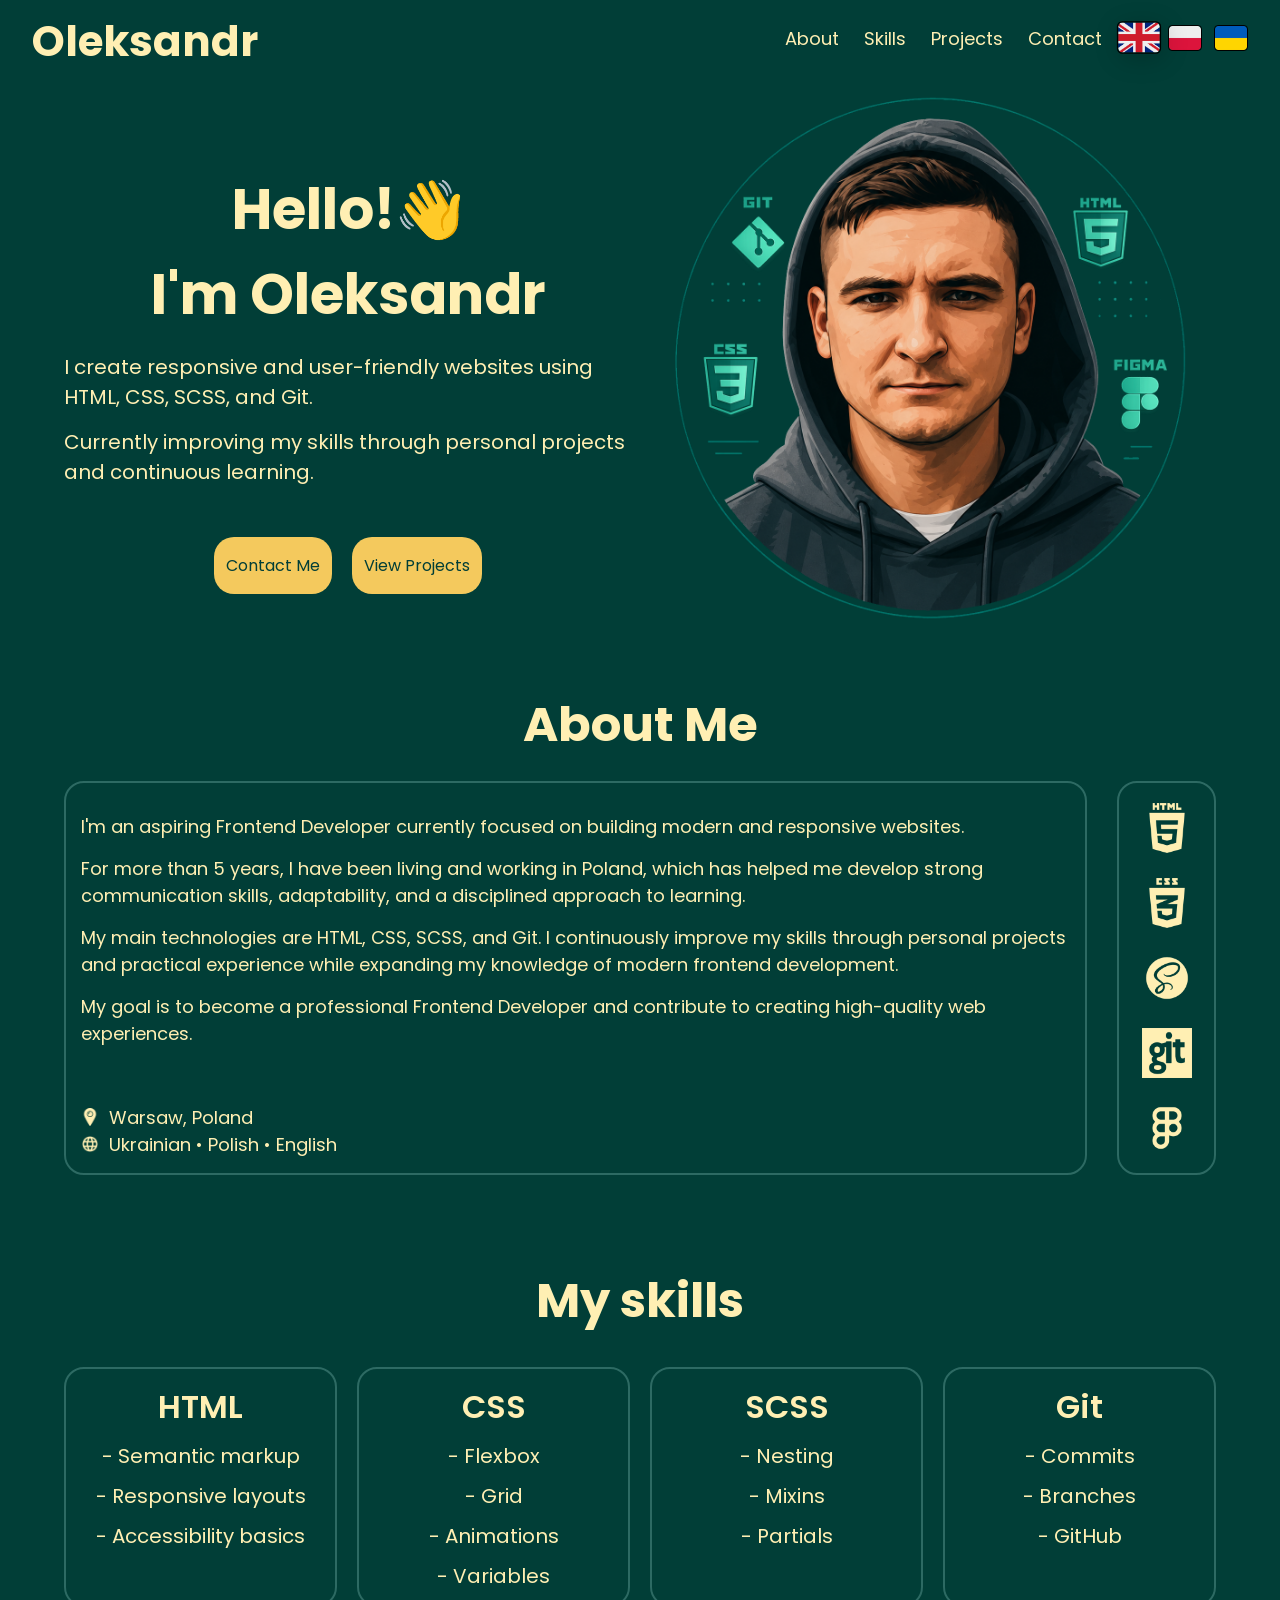
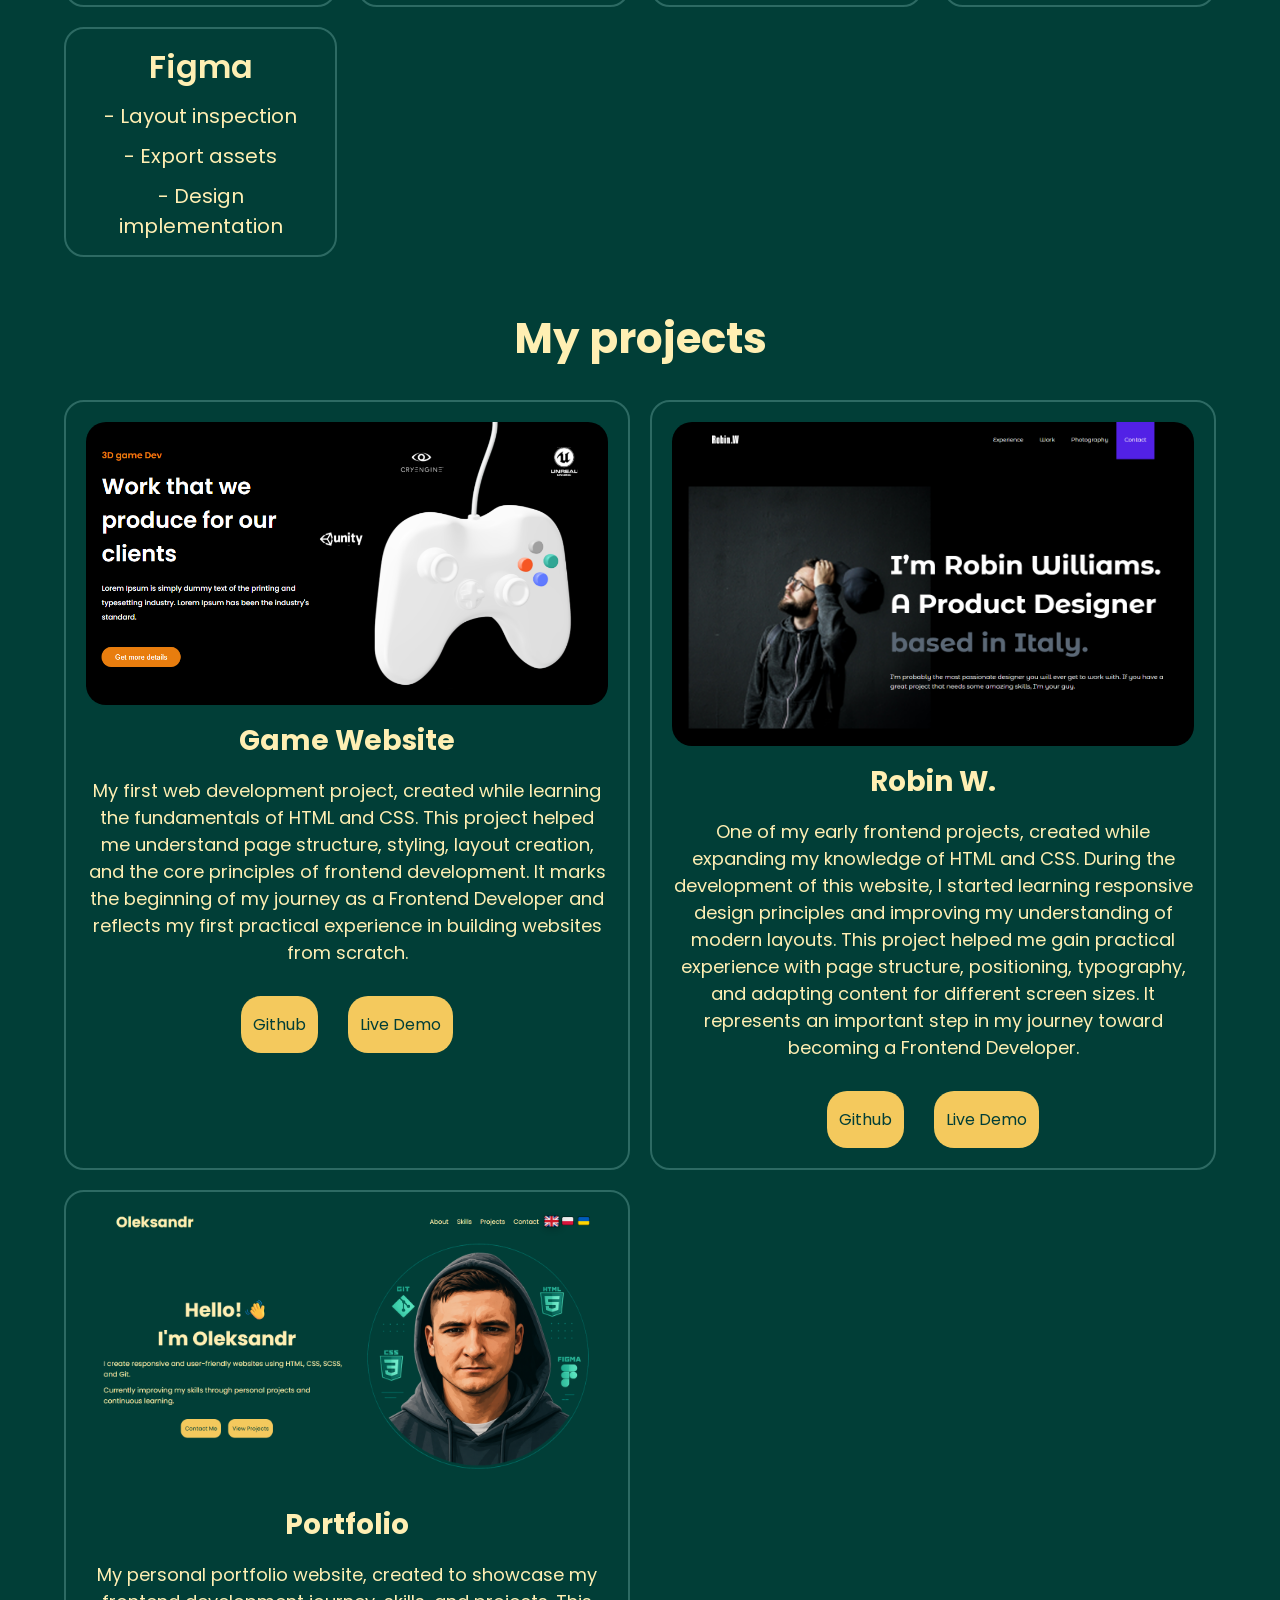
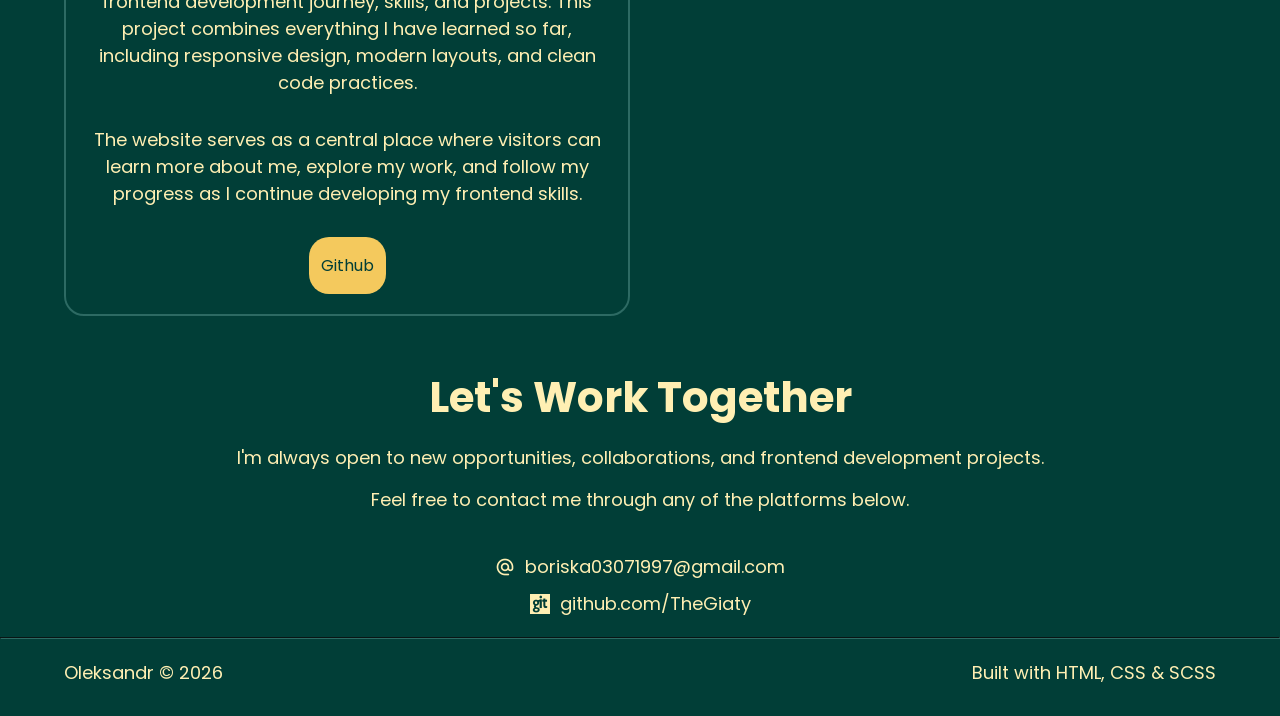
<file: index.html>
<!doctype html>
<html lang="en">
  <head>
    <meta charset="UTF-8" />
    <meta name="viewport" content="width=device-width, initial-scale=1.0" />
    <link rel="stylesheet" href="css/main.css" />
    <link rel="icon" href="img/site-ico.svg" />
    <title>Portfolio</title>
  </head>
  <body>
    <header class="container">
      <div class="header-main">
        <div class="logo">
          <p>Oleksandr</p>
        </div>
        <div class="header-btns">
          <nav>
            <a href="#about">About</a>
            <a href="#skills">Skills</a>
            <a href="#projects">Projects</a>
            <a href="#contact">Contact</a>
          </nav>
          <div class="lang">
            <a class="selected" href="#"
              ><img src="img/eng-lng.png" alt=""
            /></a>
            <a href="index-pl.html"><img src="img/pl-lng.png" alt="" /></a>
            <a href="index-ua.html"><img src="img/ua-lng.png" alt="" /></a>
          </div>
        </div>
      </div>
      <nav class="mobile-nav">
        <a href="#about">About</a>
        <a href="#skills">Skills</a>
        <a href="#projects">Projects</a>
        <a href="#contact">Contact</a>
      </nav>
    </header>

    <div class="hero container">
      <div class="hero-content">
        <h1>Hello!👋</h1>
        <h1>I'm Oleksandr</h1>
        <p>
          I create responsive and user-friendly websites using HTML, CSS, SCSS,
          and Git.
        </p>
        <p>
          Currently improving my skills through personal projects and continuous
          learning.
        </p>
        <div class="hero-btns">
          <div class="hero-btn">
            <a href="mailto:boriska03071997@gmail.com">Contact Me</a>
          </div>
          <div class="hero-btn">
            <a href="#projects">View Projects</a>
          </div>
        </div>
      </div>
      <div class="hero-img">
        <img src="img/avatar.png" alt="" />
      </div>
    </div>

    <div id="about" class="about container">
      <h2>About Me</h2>
      <div class="about-content">
        <div class="about-text">
          <div class="text-top">
            <p>
              I'm an aspiring Frontend Developer currently focused on building
              modern and responsive websites.
            </p>
            <p>
              For more than 5 years, I have been living and working in Poland,
              which has helped me develop strong communication skills,
              adaptability, and a disciplined approach to learning.
            </p>
            <p>
              My main technologies are HTML, CSS, SCSS, and Git. I continuously
              improve my skills through personal projects and practical
              experience while expanding my knowledge of modern frontend
              development.
            </p>
            <p>
              My goal is to become a professional Frontend Developer and
              contribute to creating high-quality web experiences.
            </p>
          </div>

          <div class="text-bottom">
            <div class="bottom-info">
              <img src="img/map-point.png" alt="" />
              <span>Warsaw, Poland</span>
            </div>
            <div class="bottom-info">
              <img src="img/lng.png" alt="" />
              <span>Ukrainian • Polish • English</span>
            </div>
          </div>
        </div>
        <div class="about-list">
          <img src="img/html.png" alt="HTML" />
          <img src="img/css.png" alt="CSS" />
          <img src="img/scss.png" alt="SCSS" />
          <img src="img/git.png" alt="Git" />
          <img src="img/figma.png" alt="Figma" />
        </div>
      </div>
    </div>

    <div id="skills" class="skills-section container">
      <h2>My skills</h2>
      <div class="skills-content">
        <div class="skill-card">
          <h3>HTML</h3>
          <p>- Semantic markup</p>
          <p>- Responsive layouts</p>
          <p>- Accessibility basics</p>
        </div>
        <div class="skill-card">
          <h3>CSS</h3>
          <p>- Flexbox</p>
          <p>- Grid</p>
          <p>- Animations</p>
          <p>- Variables</p>
        </div>
        <div class="skill-card">
          <h3>SCSS</h3>
          <p>- Nesting</p>
          <p>- Mixins</p>
          <p>- Partials</p>
        </div>
        <div class="skill-card">
          <h3>Git</h3>
          <p>- Commits</p>
          <p>- Branches</p>
          <p>- GitHub</p>
        </div>
        <div class="skill-card">
          <h3>Figma</h3>
          <p>- Layout inspection</p>
          <p>- Export assets</p>
          <p>- Design implementation</p>
        </div>
      </div>
    </div>

    <div id="projects" class="projects-section container">
      <h2>My projects</h2>
      <div class="projects-content">
        <div class="project-card">
          <img src="img/projects/game-website-preview.png" alt="" />
          <h3>Game Website</h3>
          <p>
            My first web development project, created while learning the
            fundamentals of HTML and CSS. This project helped me understand page
            structure, styling, layout creation, and the core principles of
            frontend development. It marks the beginning of my journey as a
            Frontend Developer and reflects my first practical experience in
            building websites from scratch.
          </p>
          <div class="links">
            <a href="https://github.com/TheGiaty/game-website" target="_blank"
              >Github</a
            >
            <a href="https://thegiaty.github.io/game-website" target="_blank"
              >Live Demo</a
            >
          </div>
        </div>
        <div class="project-card">
          <img src="img/projects/Robin-W.-preview.png" alt="" />
          <h3>Robin W.</h3>
          <p>
            One of my early frontend projects, created while expanding my
            knowledge of HTML and CSS. During the development of this website, I
            started learning responsive design principles and improving my
            understanding of modern layouts. This project helped me gain
            practical experience with page structure, positioning, typography,
            and adapting content for different screen sizes. It represents an
            important step in my journey toward becoming a Frontend Developer.
          </p>
          <div class="links">
            <a href="https://github.com/TheGiaty/robinW." target="_blank"
              >Github</a
            >
            <a href="https://thegiaty.github.io/robinW." target="_blank"
              >Live Demo</a
            >
          </div>
        </div>
        <div class="project-card">
          <img src="img/projects/portfolio-preview.png" alt="" />
          <h3>Portfolio</h3>
          <p>
            My personal portfolio website, created to showcase my frontend
            development journey, skills, and projects. This project combines
            everything I have learned so far, including responsive design,
            modern layouts, and clean code practices.
          </p>
          <p>
            The website serves as a central place where visitors can learn more
            about me, explore my work, and follow my progress as I continue
            developing my frontend skills.
          </p>
          <div class="links">
            <a href="https://github.com/TheGiaty/portfolio" target="_blank"
              >Github</a
            >
          </div>
        </div>
      </div>
    </div>

    <div id="contact" class="contact-section container">
      <h2>Let's Work Together</h2>
      <div class="contact-content">
        <p>
          I'm always open to new opportunities, collaborations, and frontend
          development projects.
        </p>
        <p>Feel free to contact me through any of the platforms below.</p>
      </div>
      <div class="my-contacts">
        <div class="contact-link">
          <a href="mailto:boriska03071997@gmail.com"
            ><img src="img/email-ico.png" alt="" /> boriska03071997@gmail.com</a
          >
        </div>
        <div class="contact-link">
          <a href="https://github.com/TheGiaty" target="_blank"
            ><img src="img/git.png" alt="" /> github.com/TheGiaty</a
          >
        </div>
      </div>
    </div>

    <footer>
      <hr />
      <div class="footer-container container">
        <p>Oleksandr &copy 2026</p>
        <p>Built with HTML, CSS & SCSS</p>
      </div>
    </footer>
  </body>
</html>
</file>
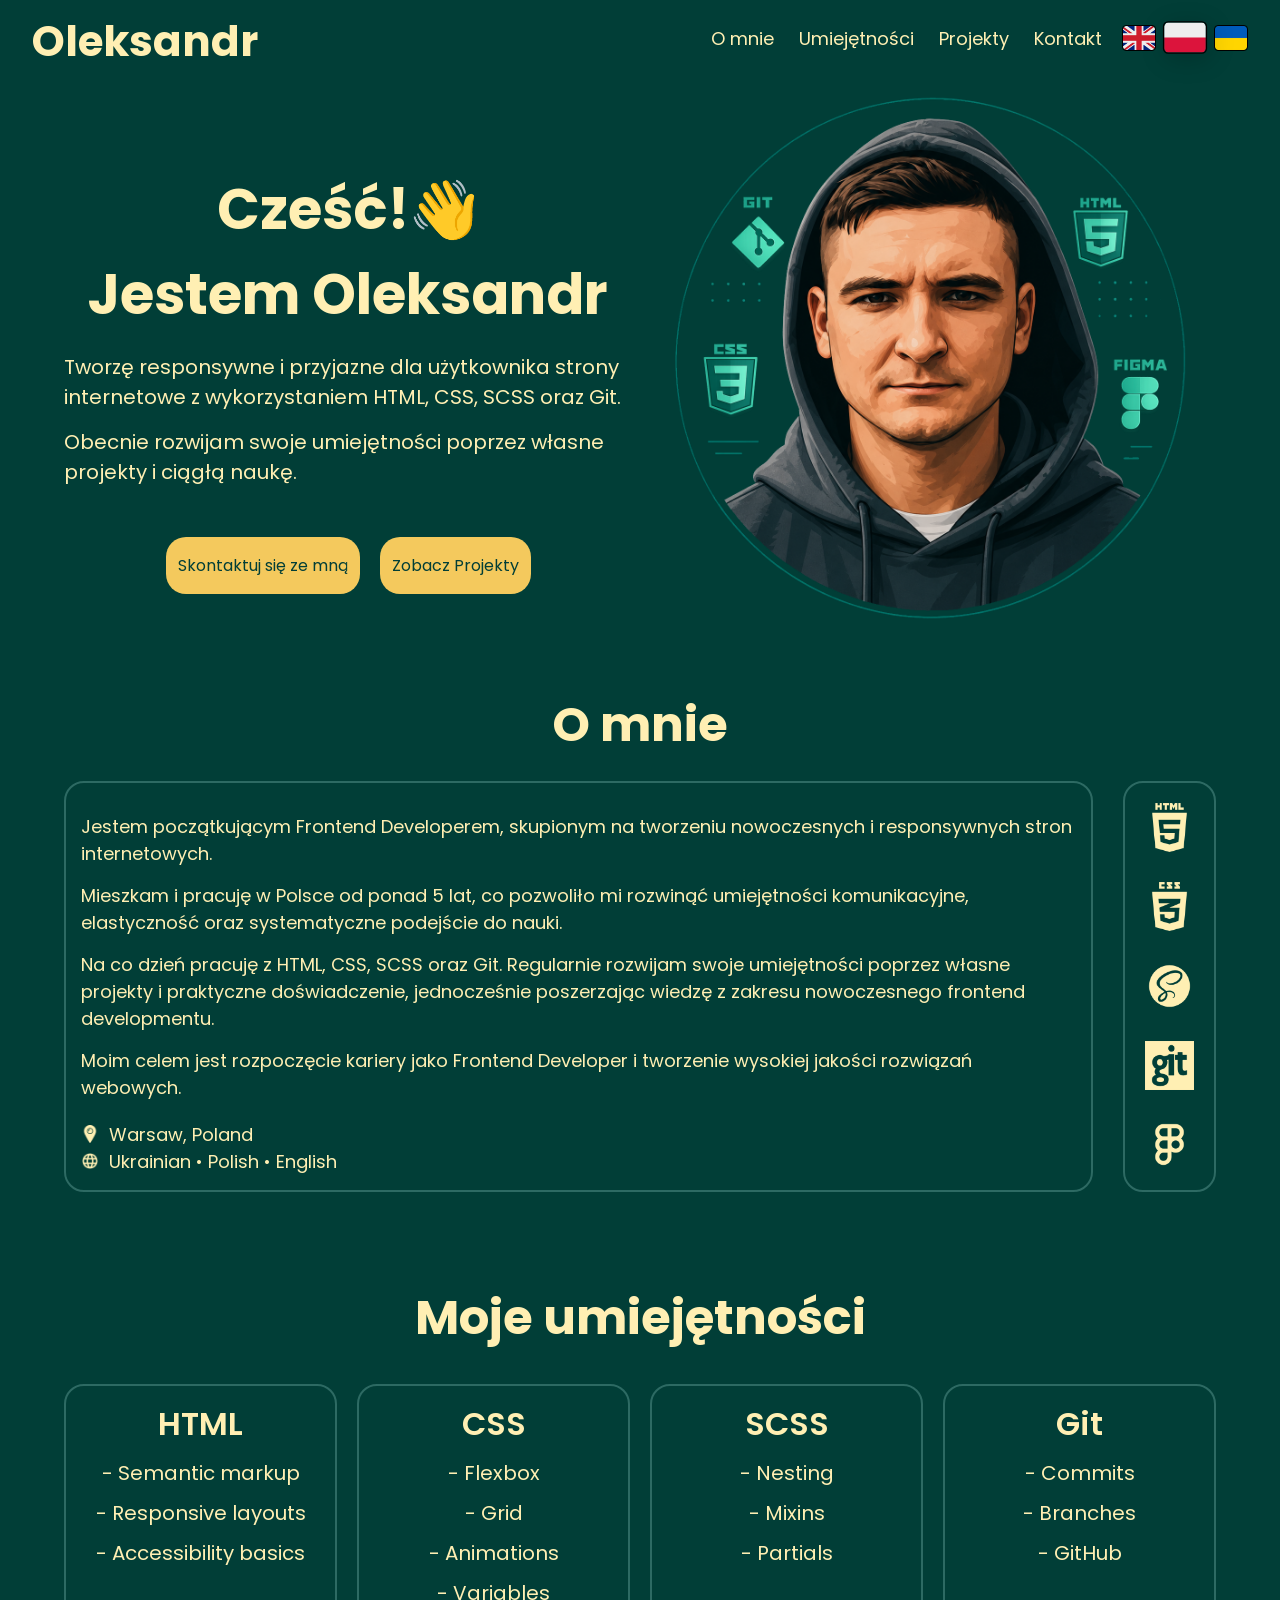
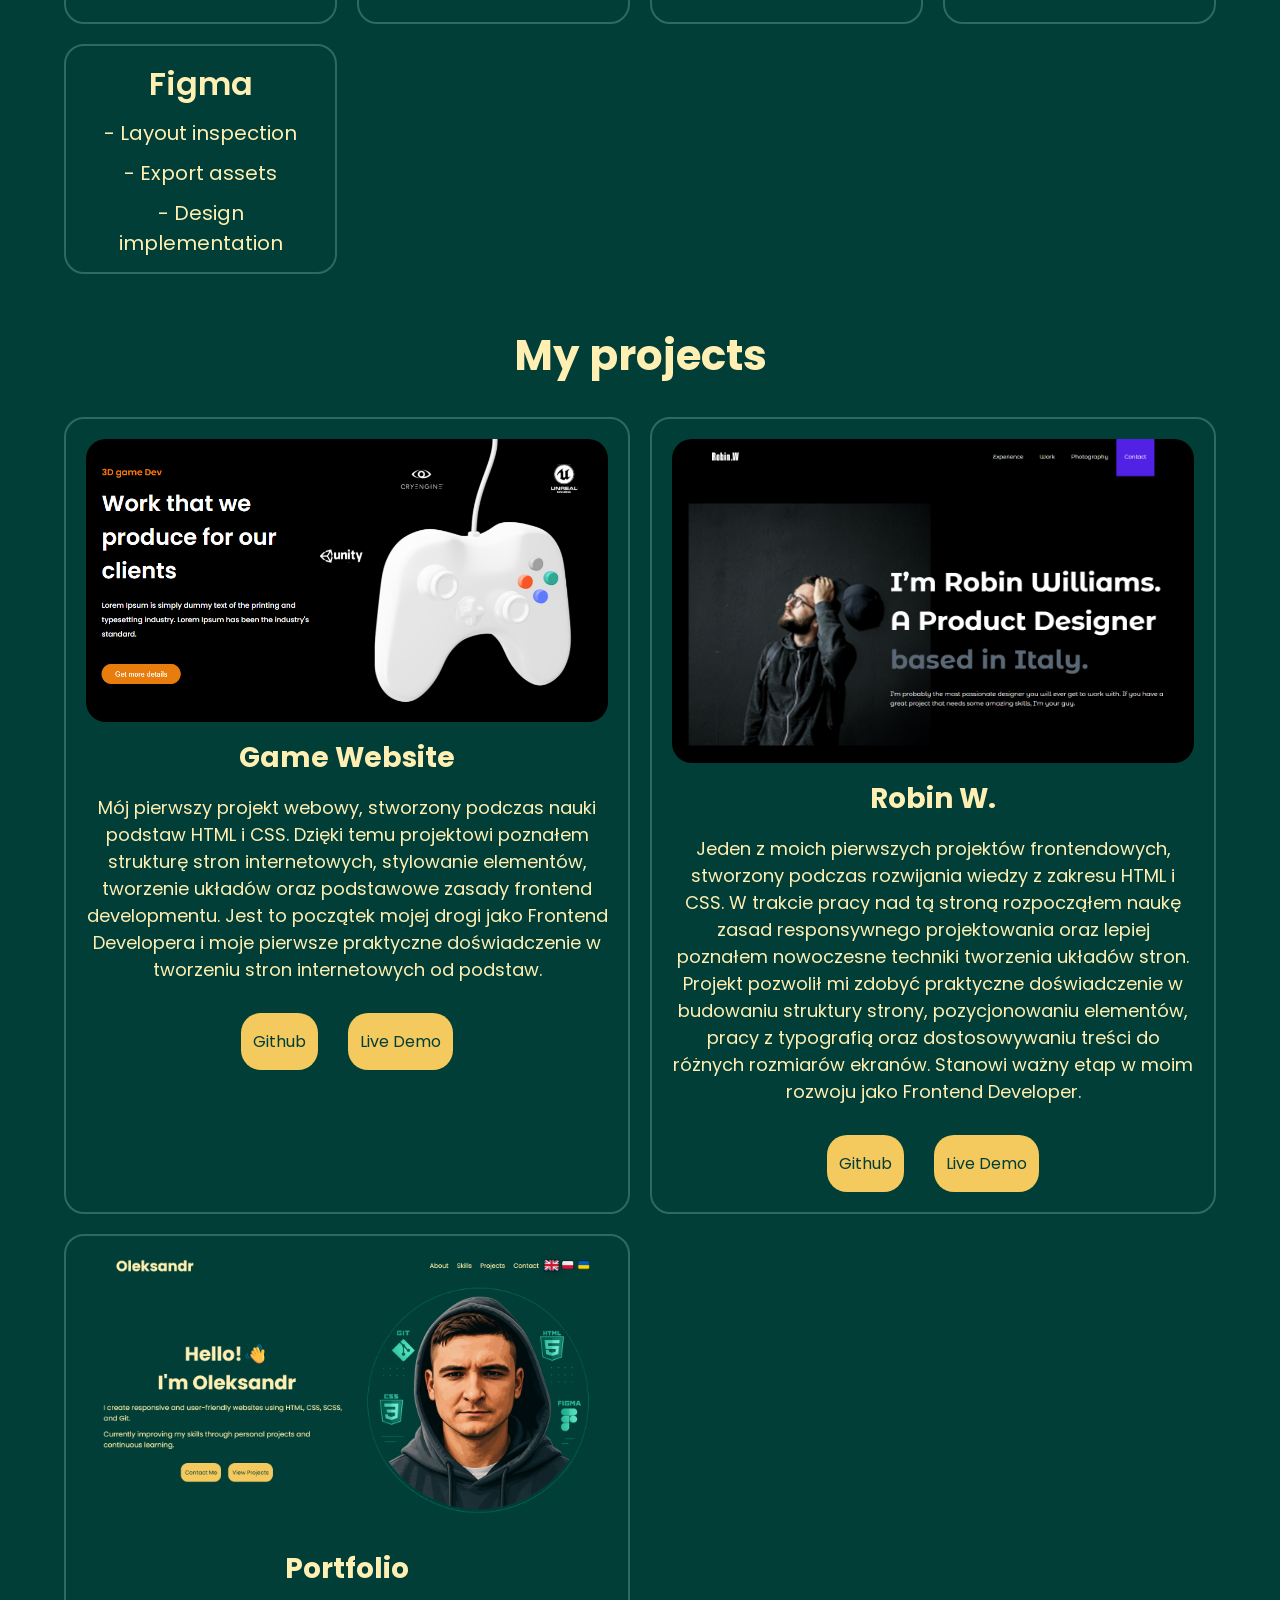
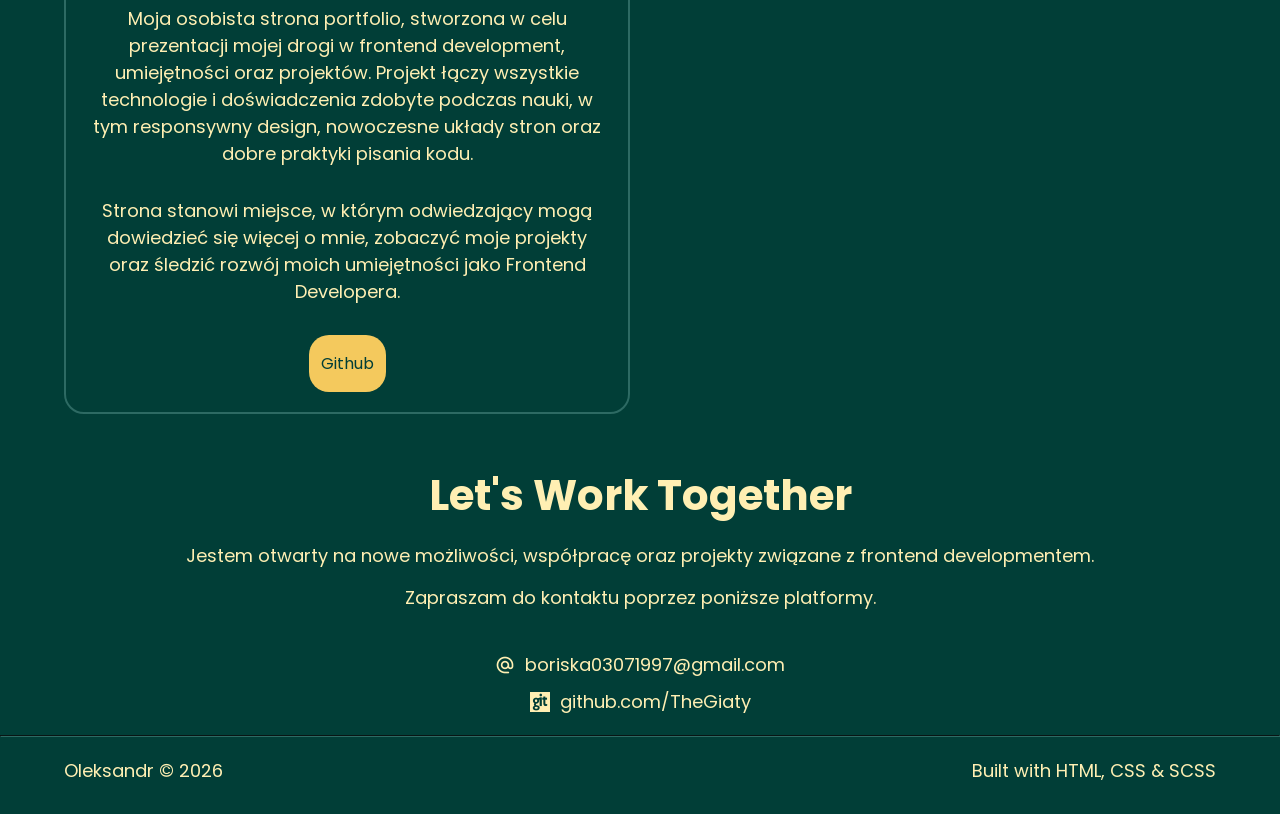
<file: index-pl.html>
<!doctype html>
<html lang="pl">
  <head>
    <meta charset="UTF-8" />
    <meta name="viewport" content="width=device-width, initial-scale=1.0" />
    <link rel="stylesheet" href="css/main.css" />
    <link rel="icon" href="img/site-ico.svg" />
    <title>Portfolio</title>
  </head>
  <body>
    <header class="container">
      <div class="header-main">
        <div class="logo">
          <p>Oleksandr</p>
        </div>
        <div class="header-btns">
          <nav>
            <a href="#about">O mnie</a>
            <a href="#skills">Umiejętności</a>
            <a href="#">Projekty</a>
            <a href="#">Kontakt</a>
          </nav>
          <div class="lang">
            <a href="index.html"><img src="img/eng-lng.png" alt="" /></a>
            <a class="selected" href="#"><img src="img/pl-lng.png" alt="" /></a>
            <a href="index-ua.html"><img src="img/ua-lng.png" alt="" /></a>
          </div>
        </div>
      </div>
      <nav class="mobile-nav">
        <a href="#about">O mnie</a>
        <a href="#skills">Umiejętności</a>
        <a href="#projects">Projekty</a>
        <a href="#contact">Kontakt</a>
      </nav>
    </header>

    <div class="hero container">
      <div class="hero-content">
        <h1>Cześć!👋</h1>
        <h1>Jestem Oleksandr</h1>
        <p>
          Tworzę responsywne i przyjazne dla użytkownika strony internetowe z
          wykorzystaniem HTML, CSS, SCSS oraz Git.
        </p>
        <p>
          Obecnie rozwijam swoje umiejętności poprzez własne projekty i ciągłą
          naukę.
        </p>
        <div class="hero-btns">
          <div class="hero-btn">
            <a href="mailto:boriska03071997@gmail.com">Skontaktuj się ze mną</a>
          </div>
          <div class="hero-btn">
            <a href="#projects">Zobacz Projekty</a>
          </div>
        </div>
      </div>
      <div class="hero-img">
        <img src="img/avatar.png" alt="" />
      </div>
    </div>

    <div id="about" class="about container">
      <h2>O mnie</h2>
      <div class="about-content">
        <div class="about-text">
          <div class="text-top">
            <p>
              Jestem początkującym Frontend Developerem, skupionym na tworzeniu
              nowoczesnych i responsywnych stron internetowych.
            </p>
            <p>
              Mieszkam i pracuję w Polsce od ponad 5 lat, co pozwoliło mi
              rozwinąć umiejętności komunikacyjne, elastyczność oraz
              systematyczne podejście do nauki.
            </p>
            <p>
              Na co dzień pracuję z HTML, CSS, SCSS oraz Git. Regularnie
              rozwijam swoje umiejętności poprzez własne projekty i praktyczne
              doświadczenie, jednocześnie poszerzając wiedzę z zakresu
              nowoczesnego frontend developmentu.
            </p>
            <p>
              Moim celem jest rozpoczęcie kariery jako Frontend Developer i
              tworzenie wysokiej jakości rozwiązań webowych.
            </p>
          </div>

          <div class="text-bottom">
            <div class="bottom-info">
              <img src="img/map-point.png" alt="" />
              <span>Warsaw, Poland</span>
            </div>
            <div class="bottom-info">
              <img src="img/lng.png" alt="" />
              <span>Ukrainian • Polish • English</span>
            </div>
          </div>
        </div>
        <div class="about-list">
          <img src="img/html.png" alt="HTML" />
          <img src="img/css.png" alt="CSS" />
          <img src="img/scss.png" alt="SCSS" />
          <img src="img/git.png" alt="Git" />
          <img src="img/figma.png" alt="Figma" />
        </div>
      </div>
    </div>

    <div id="skills" class="skills-section container">
      <h2>Moje umiejętności</h2>
      <div class="skills-content">
        <div class="skill-card">
          <h3>HTML</h3>
          <p>- Semantic markup</p>
          <p>- Responsive layouts</p>
          <p>- Accessibility basics</p>
        </div>
        <div class="skill-card">
          <h3>CSS</h3>
          <p>- Flexbox</p>
          <p>- Grid</p>
          <p>- Animations</p>
          <p>- Variables</p>
        </div>
        <div class="skill-card">
          <h3>SCSS</h3>
          <p>- Nesting</p>
          <p>- Mixins</p>
          <p>- Partials</p>
        </div>
        <div class="skill-card">
          <h3>Git</h3>
          <p>- Commits</p>
          <p>- Branches</p>
          <p>- GitHub</p>
        </div>
        <div class="skill-card">
          <h3>Figma</h3>
          <p>- Layout inspection</p>
          <p>- Export assets</p>
          <p>- Design implementation</p>
        </div>
      </div>
    </div>

    <div id="projects" class="projects-section container">
      <h2>My projects</h2>
      <div class="projects-content">
        <div class="project-card">
          <img src="img/projects/game-website-preview.png" alt="" />
          <h3>Game Website</h3>
          <p>
            Mój pierwszy projekt webowy, stworzony podczas nauki podstaw HTML i
            CSS. Dzięki temu projektowi poznałem strukturę stron internetowych,
            stylowanie elementów, tworzenie układów oraz podstawowe zasady
            frontend developmentu. Jest to początek mojej drogi jako Frontend
            Developera i moje pierwsze praktyczne doświadczenie w tworzeniu
            stron internetowych od podstaw.
          </p>
          <div class="links">
            <a href="https://github.com/TheGiaty/game-website" target="_blank"
              >Github</a
            >
            <a href="https://thegiaty.github.io/game-website" target="_blank"
              >Live Demo</a
            >
          </div>
        </div>
        <div class="project-card">
          <img src="img/projects/Robin-W.-preview.png" alt="" />
          <h3>Robin W.</h3>
          <p>
            Jeden z moich pierwszych projektów frontendowych, stworzony podczas
            rozwijania wiedzy z zakresu HTML i CSS. W trakcie pracy nad tą
            stroną rozpocząłem naukę zasad responsywnego projektowania oraz
            lepiej poznałem nowoczesne techniki tworzenia układów stron. Projekt
            pozwolił mi zdobyć praktyczne doświadczenie w budowaniu struktury
            strony, pozycjonowaniu elementów, pracy z typografią oraz
            dostosowywaniu treści do różnych rozmiarów ekranów. Stanowi ważny
            etap w moim rozwoju jako Frontend Developer.
          </p>
          <div class="links">
            <a href="https://github.com/TheGiaty/robinW." target="_blank"
              >Github</a
            >
            <a href="https://thegiaty.github.io/robinW." target="_blank"
              >Live Demo</a
            >
          </div>
        </div>
        <div class="project-card">
          <img src="img/projects/portfolio-preview.png" alt="" />
          <h3>Portfolio</h3>
          <p>
            Moja osobista strona portfolio, stworzona w celu prezentacji mojej
            drogi w frontend development, umiejętności oraz projektów. Projekt
            łączy wszystkie technologie i doświadczenia zdobyte podczas nauki, w
            tym responsywny design, nowoczesne układy stron oraz dobre praktyki
            pisania kodu.
          </p>
          <p>
            Strona stanowi miejsce, w którym odwiedzający mogą dowiedzieć się
            więcej o mnie, zobaczyć moje projekty oraz śledzić rozwój moich
            umiejętności jako Frontend Developera.
          </p>
          <div class="links">
            <a href="https://github.com/TheGiaty/portfolio" target="_blank"
              >Github</a
            >
          </div>
        </div>
      </div>
    </div>

    <div id="contact" class="contact-section container">
      <h2>Let's Work Together</h2>
      <div class="contact-content">
        <p>
          Jestem otwarty na nowe możliwości, współpracę oraz projekty związane z
          frontend developmentem.
        </p>
        <p>Zapraszam do kontaktu poprzez poniższe platformy.</p>
      </div>
      <div class="my-contacts">
        <div class="contact-link">
          <a href="mailto:boriska03071997@gmail.com"
            ><img src="img/email-ico.png" alt="" /> boriska03071997@gmail.com</a
          >
        </div>
        <div class="contact-link">
          <a href="https://github.com/TheGiaty" target="_blank"
            ><img src="img/git.png" alt="" /> github.com/TheGiaty</a
          >
        </div>
      </div>
    </div>

    <footer>
      <hr />
      <div class="footer-container container">
        <p>Oleksandr &copy 2026</p>
        <p>Built with HTML, CSS & SCSS</p>
      </div>
    </footer>
  </body>
</html>
</file>
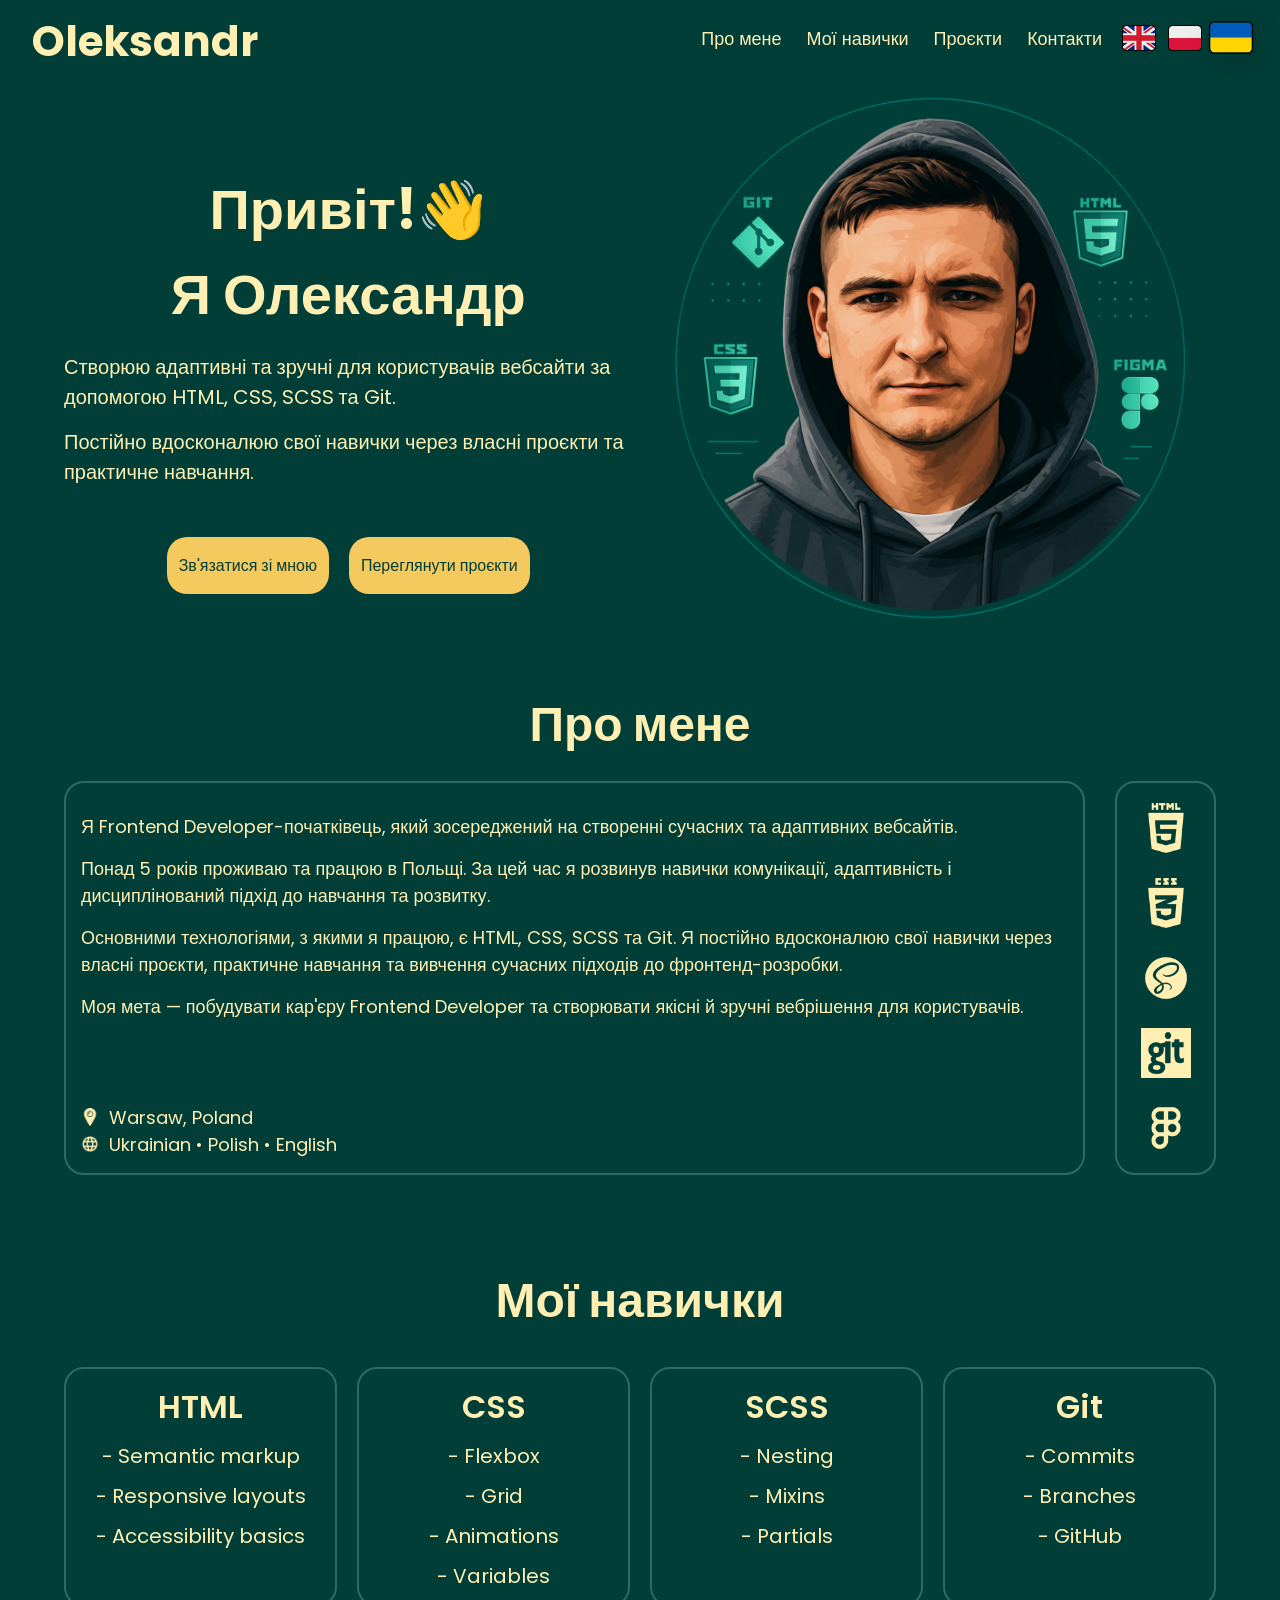
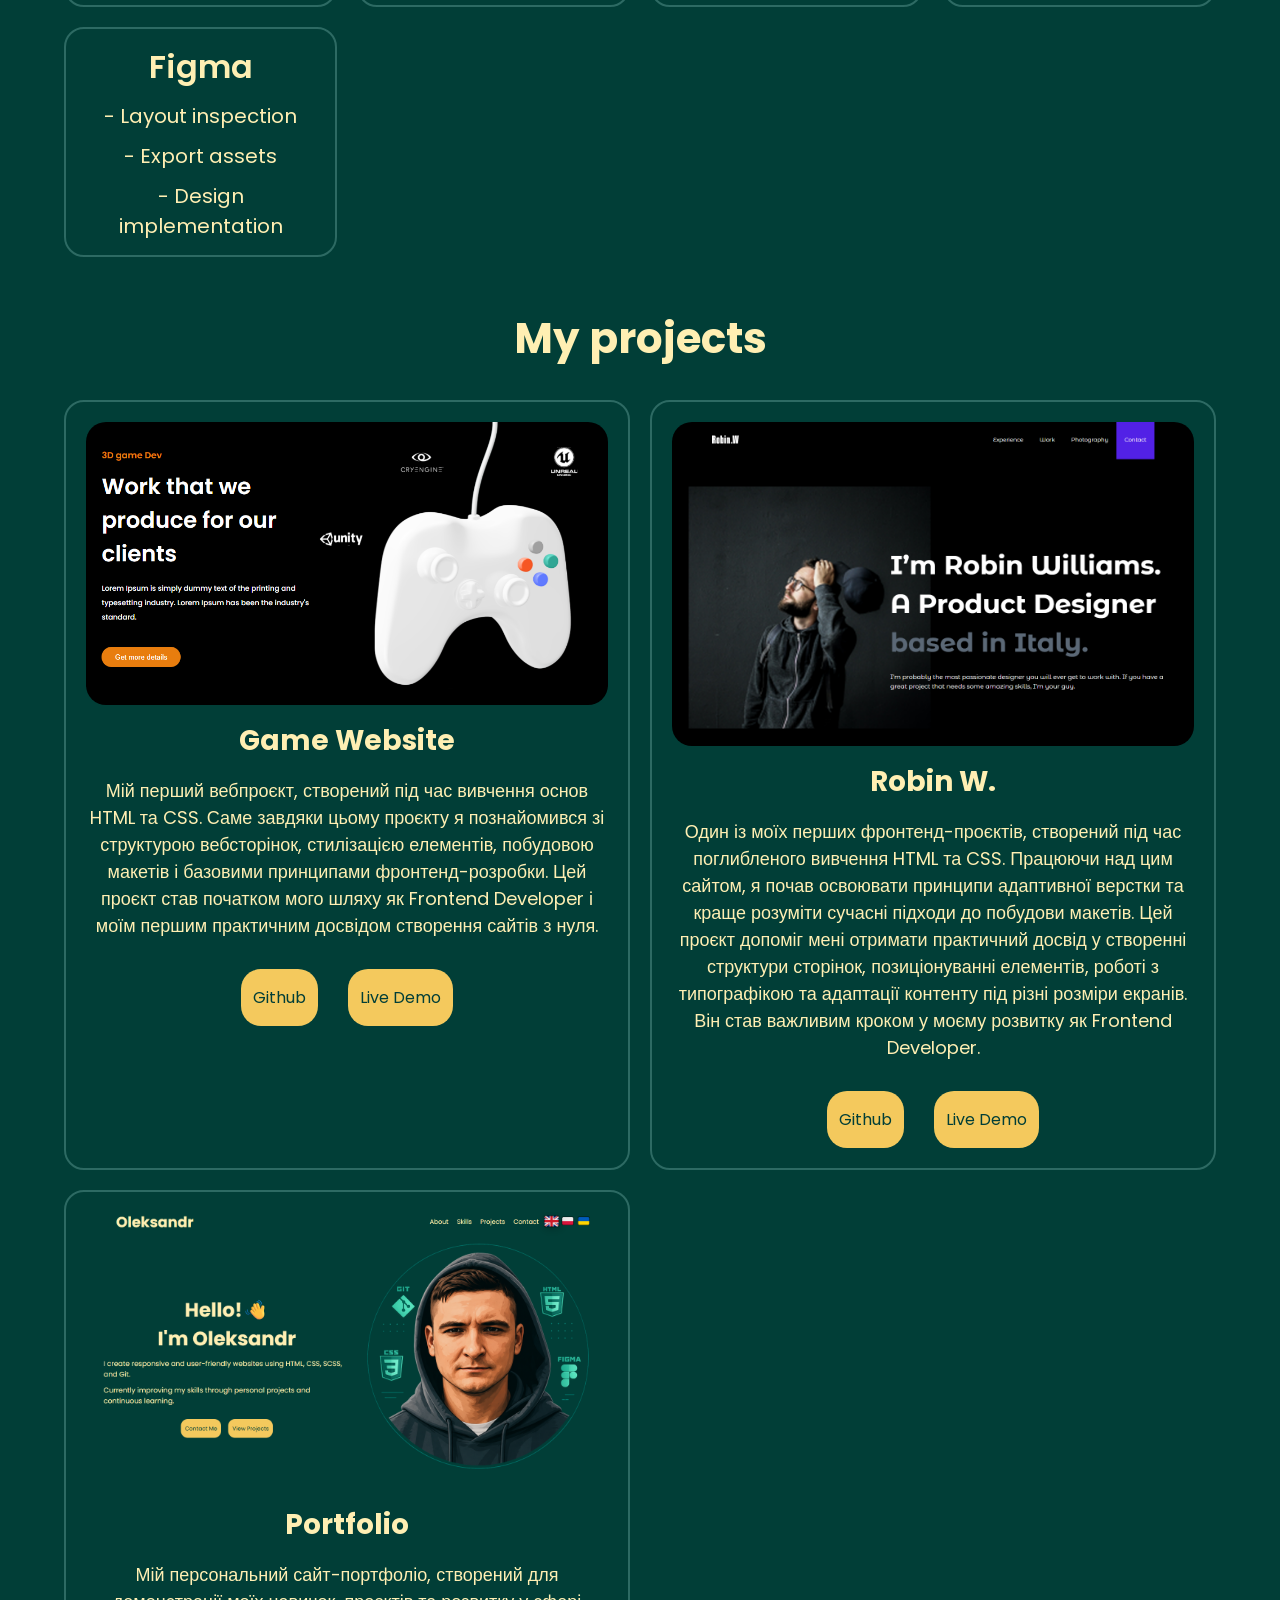
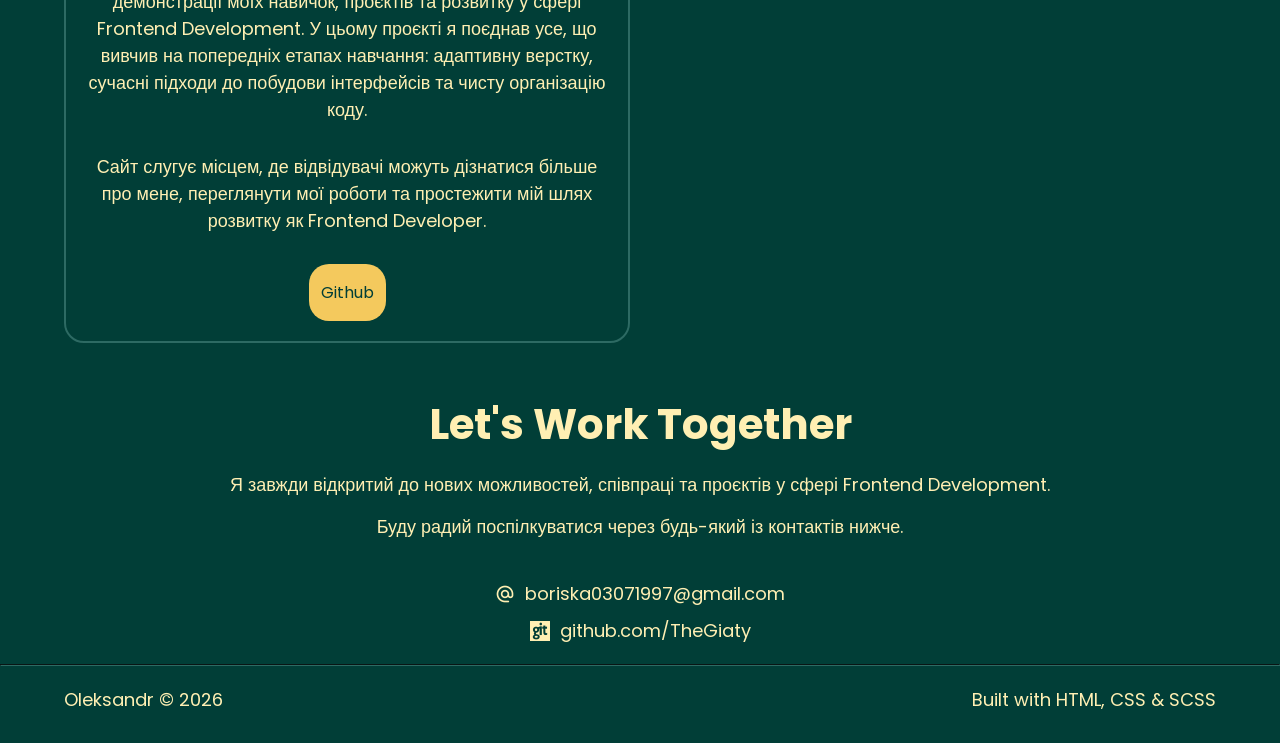
<file: index-ua.html>
<!doctype html>
<html lang="ua">
  <head>
    <meta charset="UTF-8" />
    <meta name="viewport" content="width=device-width, initial-scale=1.0" />
    <link rel="stylesheet" href="css/main.css" />
    <link rel="icon" href="img/site-ico.svg" />
    <title>Portfolio</title>
  </head>
  <body>
    <header class="container">
      <div class="header-main">
        <div class="logo">
          <p>Oleksandr</p>
        </div>
        <div class="header-btns">
          <nav>
            <a href="#about">Про мене</a>
            <a href="#skills">Мої навички</a>
            <a href="#projects">Проєкти</a>
            <a href="#contact">Контакти</a>
          </nav>
          <div class="lang">
            <a href="index.html"><img src="img/eng-lng.png" alt="" /></a>
            <a href="index-pl.html"><img src="img/pl-lng.png" alt="" /></a>
            <a class="selected" href="#"><img src="img/ua-lng.png" alt="" /></a>
          </div>
        </div>
      </div>
      <nav class="mobile-nav">
        <a href="#about">Про мене</a>
        <a href="#skills">Мої навички</a>
        <a href="#">Проєкти</a>
        <a href="#">Контакти</a>
      </nav>
    </header>

    <div class="hero container">
      <div class="hero-content">
        <h1>Привіт!👋</h1>
        <h1>Я Олександр</h1>
        <p>
          Створюю адаптивні та зручні для користувачів вебсайти за допомогою
          HTML, CSS, SCSS та Git.
        </p>
        <p>
          Постійно вдосконалюю свої навички через власні проєкти та практичне
          навчання.
        </p>
        <div class="hero-btns">
          <div class="hero-btn">
            <a href="mailto:boriska03071997@gmail.com">Зв'язатися зі мною</a>
          </div>
          <div class="hero-btn">
            <a href="#projects">Переглянути проєкти</a>
          </div>
        </div>
      </div>
      <div class="hero-img">
        <img src="img/avatar.png" alt="" />
      </div>
    </div>

    <div id="about" class="about container">
      <h2>Про мене</h2>
      <div class="about-content">
        <div class="about-text">
          <div class="text-top">
            <p>
              Я Frontend Developer-початківець, який зосереджений на створенні
              сучасних та адаптивних вебсайтів.
            </p>
            <p>
              Понад 5 років проживаю та працюю в Польщі. За цей час я розвинув
              навички комунікації, адаптивність і дисциплінований підхід до
              навчання та розвитку.
            </p>
            <p>
              Основними технологіями, з якими я працюю, є HTML, CSS, SCSS та
              Git. Я постійно вдосконалюю свої навички через власні проєкти,
              практичне навчання та вивчення сучасних підходів до
              фронтенд-розробки.
            </p>
            <p>
              Моя мета — побудувати кар'єру Frontend Developer та створювати
              якісні й зручні вебрішення для користувачів.
            </p>
          </div>

          <div class="text-bottom">
            <div class="bottom-info">
              <img src="img/map-point.png" alt="" />
              <span>Warsaw, Poland</span>
            </div>
            <div class="bottom-info">
              <img src="img/lng.png" alt="" />
              <span>Ukrainian • Polish • English</span>
            </div>
          </div>
        </div>
        <div class="about-list">
          <img src="img/html.png" alt="HTML" />
          <img src="img/css.png" alt="CSS" />
          <img src="img/scss.png" alt="SCSS" />
          <img src="img/git.png" alt="Git" />
          <img src="img/figma.png" alt="Figma" />
        </div>
      </div>
    </div>

    <div id="skills" class="skills-section container">
      <h2>Мої навички</h2>
      <div class="skills-content">
        <div class="skill-card">
          <h3>HTML</h3>
          <p>- Semantic markup</p>
          <p>- Responsive layouts</p>
          <p>- Accessibility basics</p>
        </div>
        <div class="skill-card">
          <h3>CSS</h3>
          <p>- Flexbox</p>
          <p>- Grid</p>
          <p>- Animations</p>
          <p>- Variables</p>
        </div>
        <div class="skill-card">
          <h3>SCSS</h3>
          <p>- Nesting</p>
          <p>- Mixins</p>
          <p>- Partials</p>
        </div>
        <div class="skill-card">
          <h3>Git</h3>
          <p>- Commits</p>
          <p>- Branches</p>
          <p>- GitHub</p>
        </div>
        <div class="skill-card">
          <h3>Figma</h3>
          <p>- Layout inspection</p>
          <p>- Export assets</p>
          <p>- Design implementation</p>
        </div>
      </div>
    </div>

    <div id="projects" class="projects-section container">
      <h2>My projects</h2>
      <div class="projects-content">
        <div class="project-card">
          <img src="img/projects/game-website-preview.png" alt="" />
          <h3>Game Website</h3>
          <p>
            Мій перший вебпроєкт, створений під час вивчення основ HTML та CSS.
            Саме завдяки цьому проєкту я познайомився зі структурою вебсторінок,
            стилізацією елементів, побудовою макетів і базовими принципами
            фронтенд-розробки. Цей проєкт став початком мого шляху як Frontend
            Developer і моїм першим практичним досвідом створення сайтів з нуля.
          </p>
          <div class="links">
            <a href="https://github.com/TheGiaty/game-website" target="_blank"
              >Github</a
            >
            <a href="https://thegiaty.github.io/game-website" target="_blank"
              >Live Demo</a
            >
          </div>
        </div>
        <div class="project-card">
          <img src="img/projects/Robin-W.-preview.png" alt="" />
          <h3>Robin W.</h3>
          <p>
            Один із моїх перших фронтенд-проєктів, створений під час
            поглибленого вивчення HTML та CSS. Працюючи над цим сайтом, я почав
            освоювати принципи адаптивної верстки та краще розуміти сучасні
            підходи до побудови макетів. Цей проєкт допоміг мені отримати
            практичний досвід у створенні структури сторінок, позиціонуванні
            елементів, роботі з типографікою та адаптації контенту під різні
            розміри екранів. Він став важливим кроком у моєму розвитку як
            Frontend Developer.
          </p>
          <div class="links">
            <a href="https://github.com/TheGiaty/robinW." target="_blank"
              >Github</a
            >
            <a href="https://thegiaty.github.io/robinW." target="_blank"
              >Live Demo</a
            >
          </div>
        </div>
        <div class="project-card">
          <img src="img/projects/portfolio-preview.png" alt="" />
          <h3>Portfolio</h3>
          <p>
            Мій персональний сайт-портфоліо, створений для демонстрації моїх
            навичок, проєктів та розвитку у сфері Frontend Development. У цьому
            проєкті я поєднав усе, що вивчив на попередніх етапах навчання:
            адаптивну верстку, сучасні підходи до побудови інтерфейсів та чисту
            організацію коду.
          </p>
          <p>
            Сайт слугує місцем, де відвідувачі можуть дізнатися більше про мене,
            переглянути мої роботи та простежити мій шлях розвитку як Frontend
            Developer.
          </p>
          <div class="links">
            <a href="https://github.com/TheGiaty/portfolio" target="_blank"
              >Github</a
            >
          </div>
        </div>
      </div>
    </div>

    <div id="contact" class="contact-section container">
      <h2>Let's Work Together</h2>
      <div class="contact-content">
        <p>
          Я завжди відкритий до нових можливостей, співпраці та проєктів у сфері
          Frontend Development.
        </p>
        <p>Буду радий поспілкуватися через будь-який із контактів нижче.</p>
      </div>
      <div class="my-contacts">
        <div class="contact-link">
          <a href="mailto:boriska03071997@gmail.com"
            ><img src="img/email-ico.png" alt="" /> boriska03071997@gmail.com</a
          >
        </div>
        <div class="contact-link">
          <a href="https://github.com/TheGiaty" target="_blank"
            ><img src="img/git.png" alt="" /> github.com/TheGiaty</a
          >
        </div>
      </div>
    </div>

    <footer>
      <hr />
      <div class="footer-container container">
        <p>Oleksandr &copy 2026</p>
        <p>Built with HTML, CSS & SCSS</p>
      </div>
    </footer>
  </body>
</html>
</file>
<file: css/main.css>
@import url("https://fonts.googleapis.com/css2?family=Poppins:ital,wght@0,100;0,200;0,300;0,400;0,500;0,600;0,700;0,800;0,900;1,100;1,200;1,300;1,400;1,500;1,600;1,700;1,800;1,900&display=swap");
body {
  font-family: "Poppins", sans-serif;
  font-weight: 400;
  font-style: normal;
  font-size: 18px;
  text-decoration: none;
  color: #ffefb3;
  background-color: #013e37;
}

.container {
  position: relative;
  max-width: 1440px;
  margin: 0 auto;
}

* {
  margin: 0;
  padding: 0;
  transition: all 500ms ease;
}

a {
  text-decoration: none;
  color: #ffefb3;
}

img {
  max-width: 100%;
}

header .header-main {
  padding-top: 10px;
  margin: 0 auto;
  width: 95%;
  display: flex;
  justify-content: space-between;
  align-items: center;
  gap: 10px;
}
header .header-main .logo {
  text-align: center;
}
header .header-main .logo p {
  font-weight: 700;
  font-size: 24px;
}
header .header-main .header-btns {
  display: flex;
  justify-content: flex-end;
  gap: 20px;
}
header .header-main .header-btns nav {
  display: none;
}
header .header-main .header-btns .lang {
  display: flex;
  gap: 12px;
}
header .header-main .header-btns .lang .selected {
  pointer-events: none;
}
header .header-main .header-btns .lang .selected img {
  border: 1px solid #000;
  box-shadow: 2px 4px 20px rgba(0, 0, 0, 0.2);
  transform: scale(1.3);
}
header .header-main .header-btns .lang img:hover {
  transform: scale(1.1);
  box-shadow: 2px 4px 30px rgba(0, 0, 0, 0.2);
}
header .header-main .header-btns .lang img {
  width: 20px;
  border: 1px solid #000;
  border-radius: 4px;
}
header .mobile-nav {
  margin-top: 20px;
  display: flex;
  justify-content: center;
  gap: 20px;
}
@media (min-width: 768px) {
  header .header-main .logo p {
    font-size: 42px;
  }
  header .header-main .logo span {
    font-size: 26px;
  }
  header .header-main .header-btns nav {
    display: block;
  }
  header .header-main .header-btns nav a {
    margin-left: 20px;
  }
  header .header-main .header-btns nav a:hover {
    border-bottom: 3px solid #ffefb3;
  }
  header .header-main .header-btns .lang img {
    width: 32px;
  }
  header .mobile-nav {
    display: none;
  }
}

.hero {
  gap: 15px;
  width: 90%;
  display: flex;
  flex-direction: column;
  align-items: center;
}
.hero .hero-content {
  margin-top: 40px;
  width: 100%;
  text-align: center;
}
.hero .hero-content h1 {
  font-size: 48px;
  font-weight: 700;
}
.hero .hero-content p {
  margin-top: 15px;
}
.hero .hero-content .hero-btns {
  padding-top: 50px;
  display: flex;
  justify-content: center;
  gap: 20px;
}
.hero .hero-content .hero-btns .hero-btn a {
  display: inline-block;
  font-size: 16px;
  color: #013e37;
  padding: 16px 12px;
  border-radius: 20px;
  background: #F4C95D;
}
.hero .hero-content .hero-btns .hero-btn a:hover {
  transform: translateY(-2px);
  background: #FFD86E;
  box-shadow: 2px 4px 20px rgba(0, 0, 0, 0.4);
}
.hero .hero-img {
  width: 100%;
  overflow: hidden;
}
.hero .hero-img img {
  width: 100%;
  -o-object-fit: cover;
     object-fit: cover;
}
@media (min-width: 768px) {
  .hero {
    flex-direction: row;
  }
  .hero .hero-content {
    width: 50%;
  }
  .hero .hero-content h1 {
    font-size: 56px;
  }
  .hero .hero-content p {
    text-align: left;
    font-size: 20px;
  }
  .hero .hero-img {
    width: 50%;
  }
}

.about {
  width: 90%;
  margin-top: 40px;
}
.about h2 {
  font-size: 42px;
  text-align: center;
}
.about .about-content {
  display: flex;
  flex-direction: column;
}
.about .about-content .about-text {
  display: flex;
  flex-direction: column;
  justify-content: space-between;
  gap: 20px;
  margin-top: 20px;
  padding: 15px;
  text-align: center;
  border: 2px solid #2D6A63;
  border-radius: 20px;
}
.about .about-content .about-text .text-top p {
  margin-top: 15px;
}
.about .about-content .about-text .text-bottom .bottom-info {
  display: flex;
  align-items: center;
  gap: 10px;
}
.about .about-content .about-text .text-bottom .bottom-info img {
  width: 18px;
}
.about .about-content .about-list {
  margin-top: 20px;
  padding: 20px;
  display: flex;
  justify-content: space-between;
  border: 2px solid #2D6A63;
  border-radius: 20px;
}
.about .about-content .about-list img {
  width: 50px;
}
@media (min-width: 768px) {
  .about h2 {
    font-size: 48px;
  }
  .about .about-content {
    flex-direction: row;
    gap: 30px;
  }
  .about .about-content .about-text {
    text-align: left;
  }
  .about .about-content .about-list {
    width: 100px;
    gap: 25px;
    flex-direction: column;
    align-items: center;
    grid-template-columns: repeat(1, 1fr);
  }
}

.skills-section {
  padding-top: 60px;
}
.skills-section h2 {
  font-size: 42px;
}
.skills-section {
  width: 90%;
  margin-top: 30px;
  text-align: center;
}
.skills-section .skills-content {
  margin-top: 30px;
  display: grid;
  gap: 20px;
  grid-template-columns: repeat(2, 1fr);
}
.skills-section .skills-content .skill-card {
  padding: 14px;
  border: 2px solid #2D6A63;
  border-radius: 20px;
}
.skills-section .skills-content .skill-card h3 {
  font-size: 32px;
  font-weight: 600;
}
.skills-section .skills-content .skill-card p {
  margin-top: 10px;
  font-size: 20px;
}
@media (min-width: 768px) {
  .skills-section h2 {
    font-size: 48px;
  }
  .skills-section .skills-content {
    grid-template-columns: repeat(3, 1fr);
  }
}
@media (min-width: 1024px) {
  .skills-section .skills-content {
    grid-template-columns: repeat(4, 1fr);
  }
}

.projects-section {
  padding-top: 50px;
  width: 90%;
  text-align: center;
}
.projects-section h2 {
  font-size: 42px;
}
.projects-section .projects-content {
  margin-top: 30px;
  display: grid;
  grid-template-columns: repeat(1, 1fr);
  gap: 20px;
}
.projects-section .projects-content .project-card {
  margin: 0 auto;
  padding: 20px;
  border: 2px solid #2D6A63;
  border-radius: 20px;
  display: flex;
  flex-direction: column;
  overflow: hidden;
}
.projects-section .projects-content .project-card img {
  border-radius: 20px;
  -o-object-fit: cover;
     object-fit: cover;
  -o-object-position: center;
     object-position: center;
  width: 100%;
}
.projects-section .projects-content .project-card h3 {
  margin-top: 15px;
  margin-bottom: 15px;
  font-size: 28px;
}
.projects-section .projects-content .project-card p {
  margin-bottom: 30px;
}
.projects-section .projects-content .project-card .links {
  display: flex;
  justify-content: center;
  gap: 30px;
}
.projects-section .projects-content .project-card .links a {
  display: inline-block;
  font-size: 16px;
  color: #013e37;
  padding: 16px 12px;
  border-radius: 20px;
  background: #F4C95D;
}
.projects-section .projects-content .project-card .links a:hover {
  transform: translateY(-2px);
  background: #FFD86E;
  box-shadow: 2px 4px 20px rgba(0, 0, 0, 0.4);
}
@media (min-width: 1024px) {
  .projects-section .projects-content {
    grid-template-columns: repeat(2, 1fr);
  }
}

.contact-section {
  width: 90%;
  text-align: center;
  margin-top: 50px;
}
.contact-section h2 {
  font-size: 42px;
}
.contact-section .contact-content {
  margin-bottom: 40px;
}
.contact-section .contact-content p {
  margin-top: 15px;
}
.contact-section .my-contacts {
  display: flex;
  flex-direction: column;
  align-items: center;
  gap: 10px;
}
.contact-section .my-contacts .contact-link {
  width: -moz-fit-content;
  width: fit-content;
}
.contact-section .my-contacts .contact-link:hover {
  transform: translateY(-2px) scale(1.01);
}
.contact-section .my-contacts .contact-link a {
  display: flex;
  align-items: center;
  gap: 10px;
}
.contact-section .my-contacts .contact-link a img {
  width: 20px;
}

footer hr {
  margin-top: 20px;
  margin-bottom: 20px;
  border-color: #2D6A63;
}
footer .footer-container {
  width: 90%;
  margin-bottom: 30px;
  display: flex;
  justify-content: space-between;
  gap: 20px;
  flex-wrap: wrap;
}/*# sourceMappingURL=main.css.map */
</file>
